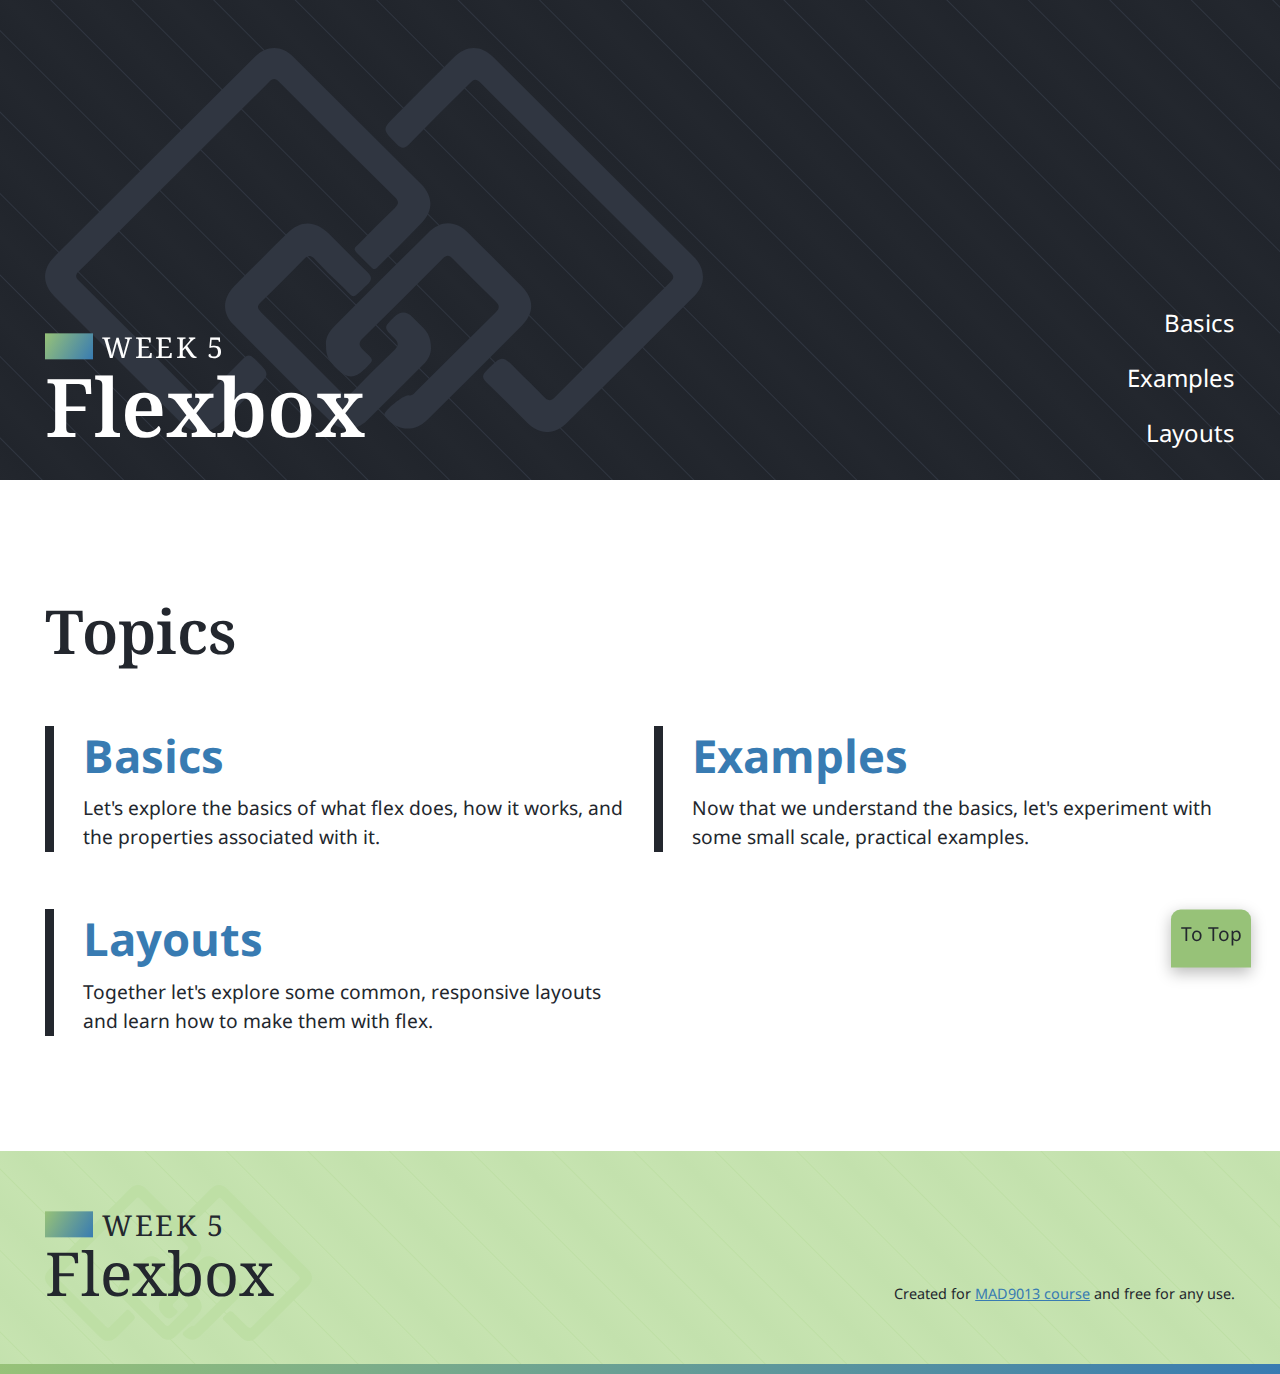
<file: index.html>
<!DOCTYPE html>
<html lang="en">
  <head>
    <!-- Ensures that the text characters are displayed properly -->
    <meta charset="UTF-8" />

    <!-- Properly sizes content across different browser window sizes -->
    <meta name="viewport" content="width=device-width, initial-scale=1.0" />

    <!--
      The site title displayed in the browser tab.
      Also used for Search Engine Optimization (SEO),
      Google results, and accessibility tools/screen readers.
    -->
    <title>W5 - Flexbox</title>

    <!-- Loads custom supporting CSS stylesheet(s) -->
    <link rel="stylesheet" href="./css/main.css" />
    <link rel="stylesheet" href="./css/navbar-flex.css" />

    <!-- Loads Favicon -->
    <link rel="shortcut icon" href="favicon.ico" />
  </head>
  <body id="page">
    <!--
      Accessibility feature that allows users to
      quickly skip to key areas on the page.
    -->
    <ul class="skip-links">
      <li>
        <a class="skip-links__link" href="#nav">Skip to site navigation</a>
      </li>
      <li>
        <a class="skip-links__link" href="#main">Skip to main content</a>
      </li>
    </ul>

    <!--
      Main site header. Features our site logo and navigation.
    -->
    <header class="navbar navbar--tall">
      <div class="container">
        <h1 class="navbar__headline">
          <a href="/" class="navbar__logo">
            <span class="navbar__week">Week 5</span>
            <span class="navbar__title">Flexbox</span>
          </a>
        </h1>
        <button
          class="navbar__toggle"
          aria-label="Click to open mobile navigation"
        >
          <span class="navbar__tog navbar__tog--top"></span>
          <span class="navbar__tog navbar__tog--middle"></span>
          <span class="navbar__tog navbar__tog--bottom"></span>
        </button>
        <nav id="nav" class="navbar__nav">
          <ul class="navbar__list">
            <li>
              <a href="./flex-basics.html" class="navbar__link">Basics</a>
            </li>
            <li>
              <a href="./flex-examples.html" class="navbar__link">Examples</a>
            </li>
            <li>
              <a href="./flex-layouts.html" class="navbar__link">Layouts</a>
            </li>
          </ul>
        </nav>
      </div>
    </header>

    <!--
      The main contains ALL of the content unique to this page.
      Every page MUST have exactly one `main` that is a direct child of `body`.
    -->
    <main id="main">
      <section class="topic-list">
        <div class="container">
          <h2>Topics</h2>
          <ol class="topic-list__list">
            <li>
              <a href="./flex-basics.html" class="topic-list__link">
                <h3 class="topic-list__heading">Basics</h3>
                <p class="topic-list__desc">
                  Let's explore the basics of what flex does, how it works, and
                  the properties associated with it.
                </p>
              </a>
            </li>
            <li>
              <a href="./flex-examples.html" class="topic-list__link">
                <h3 class="topic-list__heading">Examples</h3>
                <p class="topic-list__desc">
                  Now that we understand the basics, let's experiment with some
                  small scale, practical examples.
                </p>
              </a>
            </li>
            <li>
              <a href="./flex-layouts.html" class="topic-list__link">
                <h3 class="topic-list__heading">Layouts</h3>
                <p class="topic-list__desc">
                  Together let's explore some common, responsive layouts and
                  learn how to make them with flex.
                </p>
              </a>
            </li>
          </ol>
        </div>
      </section>
    </main>

    <!--
      Site footer. Contains site logo and legal info.
      
      Could also contain other concluding information such
      as repeating the navigation, contact info, and more.
    -->
    <footer class="footer">
      <div class="container container--grid">
        <div class="footer__column">
          <a href="/" class="footer__logo">
            <span class="footer__week">Week 5</span>
            <span class="footer__title">Flexbox</span>
          </a>
        </div>

        <div class="footer__column footer__column--legal">
          <small>
            Created for
            <a href="https://mad9013.github.io/f2024/">MAD9013 course</a> and
            free for any use.
          </small>
        </div>
      </div>
    </footer>

    <!-- Accessibility feature: return to top button -->
    <a href="#page" class="to-top">To Top</a>

    <!--
      Adds a layer when the mobile navigation is open that
      allows users to click to the side and auto close the nav
    -->
    <div class="click-to-close"></div>

    <!-- Loads custom JavaScript file -->
    <script src="./js/main.js"></script>
  </body>
</html>
</file>
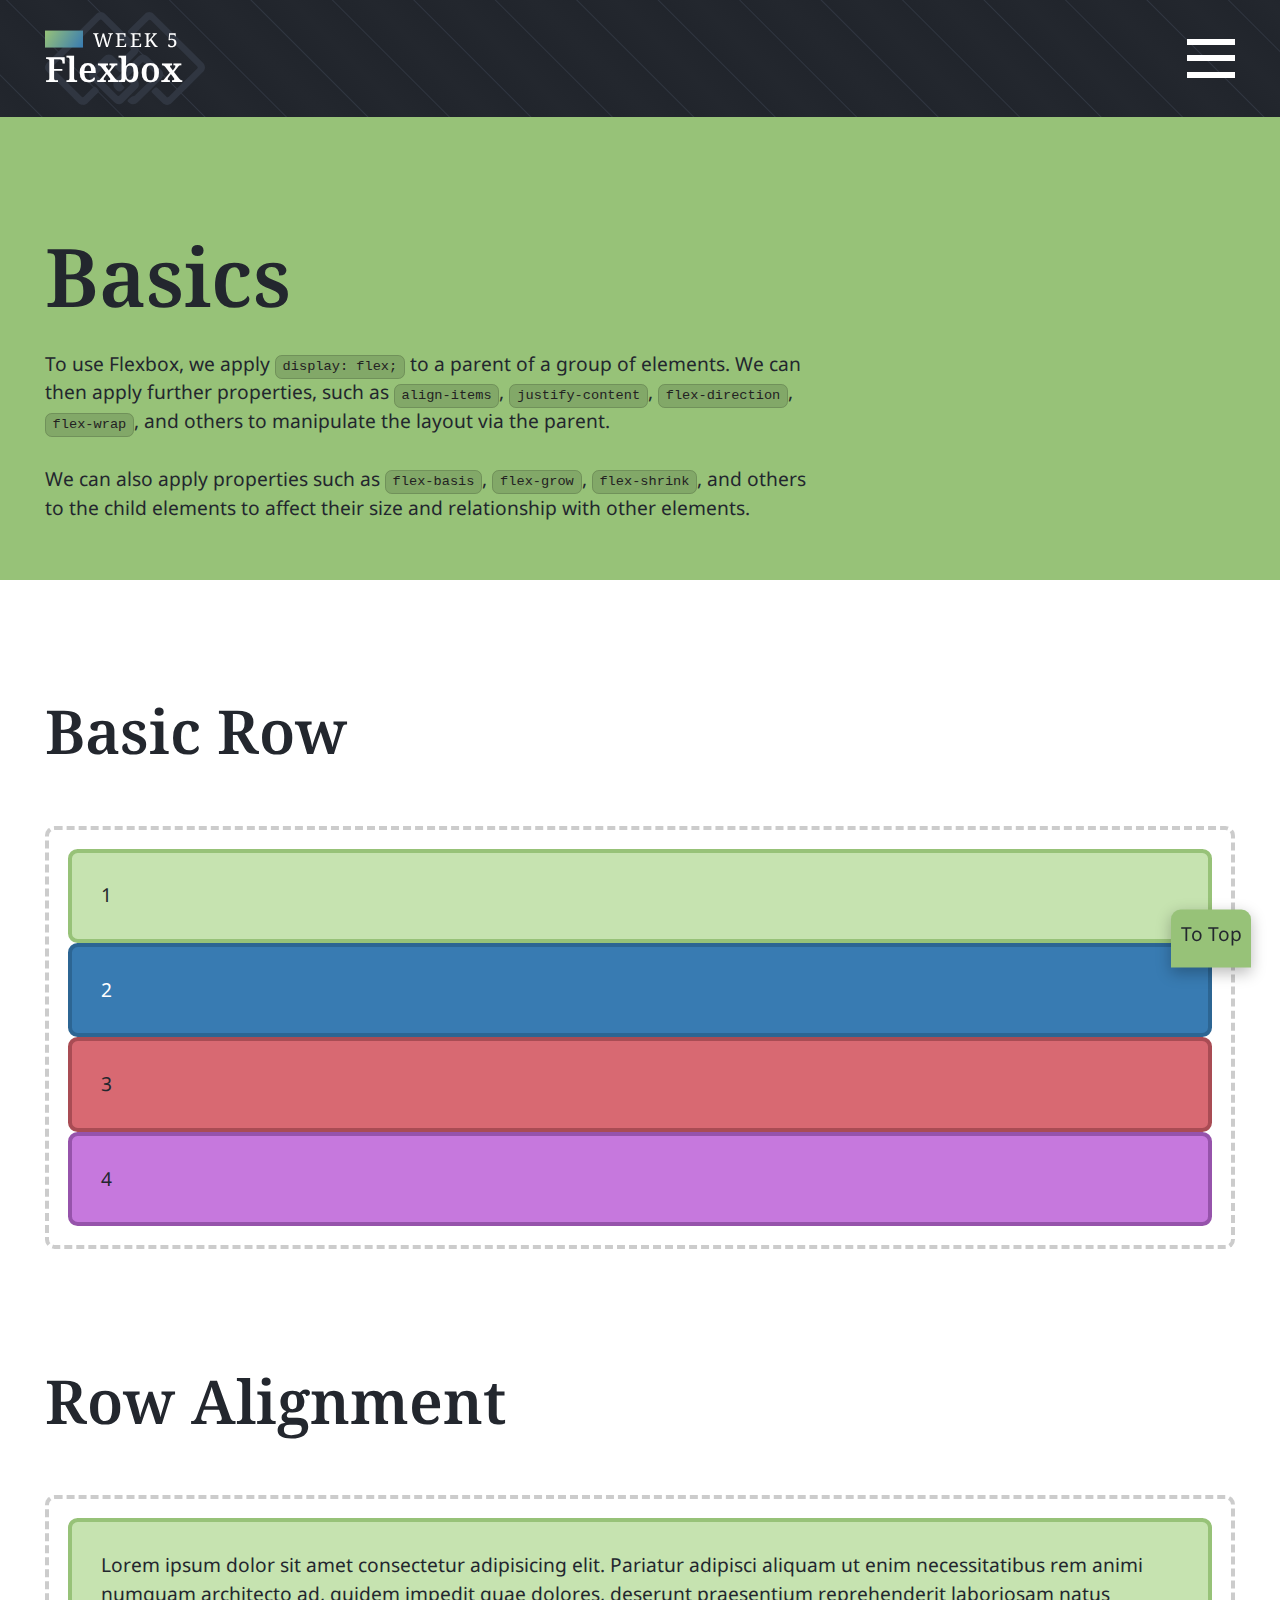
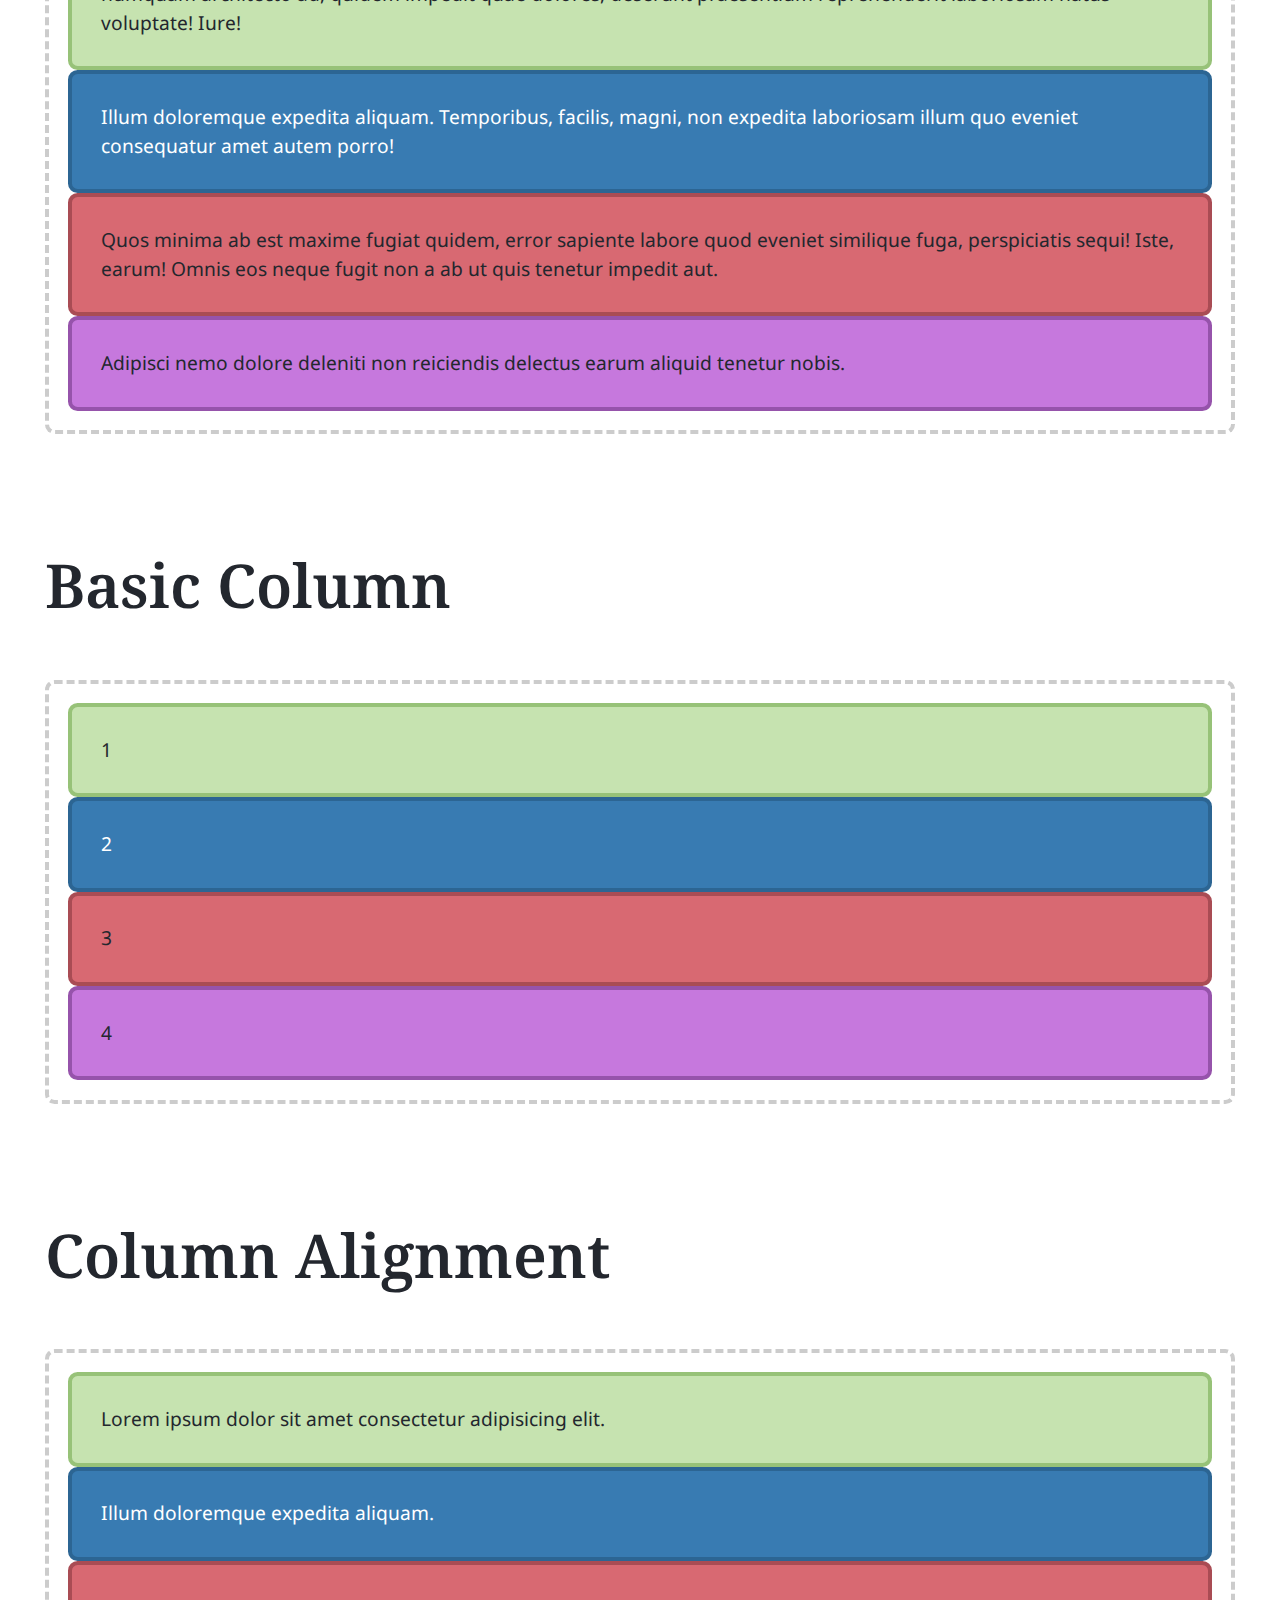
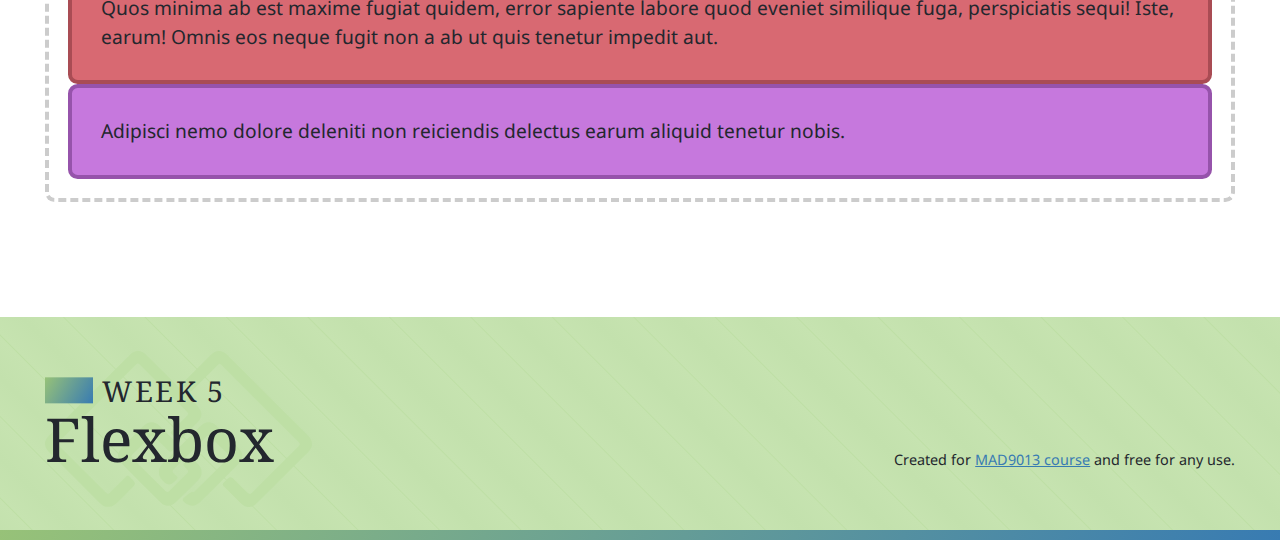
<file: flex-basics.html>
<!DOCTYPE html>
<html lang="en">
  <head>
    <!-- Ensures that the text characters are displayed properly -->
    <meta charset="UTF-8" />

    <!-- Properly sizes content across different browser window sizes -->
    <meta name="viewport" content="width=device-width, initial-scale=1.0" />

    <!--
      The site title displayed in the browser tab.
      Also used for Search Engine Optimization (SEO),
      Google results, and accessibility tools/screen readers.
    -->
    <title>Flex Basics | W5 - Flexbox</title>

    <!-- Loads custom supporting CSS stylesheet(s) -->
    <link rel="stylesheet" href="./css/main.css" />
    <link rel="stylesheet" href="./css/navbar-flex.css" />

    <!-- Loads lesson specific CSS stylesheet -->
    <link rel="stylesheet" href="./css/flex-basics.css" />

    <!-- Loads Favicon -->
    <link rel="shortcut icon" href="favicon.ico" />
  </head>
  <body id="page">
    <!--
      Accessibility feature that allows users to
      quickly skip to key areas on the page.
    -->
    <ul class="skip-links">
      <li>
        <a class="skip-links__link" href="#nav">Skip to site navigation</a>
      </li>
      <li>
        <a class="skip-links__link" href="#main">Skip to main content</a>
      </li>
    </ul>

    <!--
      Main site header. Features our site logo and navigation.
    -->
    <header class="navbar">
      <div class="container">
        <strong class="navbar__headline">
          <a href="/" class="navbar__logo">
            <span class="navbar__week">Week 5</span>
            <span class="navbar__title">Flexbox</span>
          </a>
        </strong>
        <button
          class="navbar__toggle"
          aria-label="Click to open mobile navigation"
        >
          <span class="navbar__tog navbar__tog--top"></span>
          <span class="navbar__tog navbar__tog--middle"></span>
          <span class="navbar__tog navbar__tog--bottom"></span>
        </button>
        <nav id="nav" class="navbar__nav">
          <ul class="navbar__list">
            <li>
              <a
                href="./flex-basics.html"
                class="navbar__link"
                aria-current="page"
              >
                Basics
              </a>
            </li>
            <li>
              <a href="./flex-examples.html" class="navbar__link">Examples</a>
            </li>
            <li>
              <a href="./flex-layouts.html" class="navbar__link">Layouts</a>
            </li>
          </ul>
        </nav>
      </div>
    </header>

    <!--
      The main contains ALL of the content unique to this page.
      Every page MUST have exactly one `main` that is a direct child of `body`.
    -->
    <main id="main">
      <header class="banner">
        <div class="container">
          <div class="container--text">
            <h1 class="banner__headline">Basics</h1>
            <div class="banner__byline">
              <p>
                To use Flexbox, we apply <code>display: flex;</code> to a parent
                of a group of elements. We can then apply further properties,
                such as <code>align-items</code>, <code>justify-content</code>,
                <code>flex-direction</code>, <code>flex-wrap</code>, and others
                to manipulate the layout via the parent.
              </p>
              <p>
                We can also apply properties such as <code>flex-basis</code>,
                <code>flex-grow</code>, <code>flex-shrink</code>, and others to
                the child elements to affect their size and relationship with
                other elements.
              </p>
            </div>
          </div>
        </div>
      </header>

      <!-- 
        ====================================================
        ============== TUTORIAL CONTENT START ==============
        ====================================================
      -->

      <section>
        <div class="container">
          <h2>Basic Row</h2>

          <div class="parent basic-row">
            <div class="flex-item one">1</div>
            <div class="flex-item two">2</div>
            <div class="flex-item three">3</div>
            <div class="flex-item four">4</div>
          </div>
        </div>
      </section>

      <section>
        <div class="container">
          <h2>Row Alignment</h2>

          <div class="parent align-row">
            <div class="flex-item one">
              Lorem ipsum dolor sit amet consectetur adipisicing elit. Pariatur
              adipisci aliquam ut enim necessitatibus rem animi numquam
              architecto ad, quidem impedit quae dolores, deserunt praesentium
              reprehenderit laboriosam natus voluptate! Iure!
            </div>
            <div class="flex-item two">
              Illum doloremque expedita aliquam. Temporibus, facilis, magni, non
              expedita laboriosam illum quo eveniet consequatur amet autem
              porro!
            </div>
            <div class="flex-item three">
              Quos minima ab est maxime fugiat quidem, error sapiente labore
              quod eveniet similique fuga, perspiciatis sequi! Iste, earum!
              Omnis eos neque fugit non a ab ut quis tenetur impedit aut.
            </div>
            <div class="flex-item four">
              Adipisci nemo dolore deleniti non reiciendis delectus earum
              aliquid tenetur nobis.
            </div>
          </div>
        </div>
      </section>

      <section>
        <div class="container">
          <h2>Basic Column</h2>

          <div class="parent basic-col">
            <div class="flex-item one">1</div>
            <div class="flex-item two">2</div>
            <div class="flex-item three">3</div>
            <div class="flex-item four">4</div>
          </div>
        </div>
      </section>

      <section>
        <div class="container">
          <h2>Column Alignment</h2>

          <div class="parent align-col">
            <div class="flex-item one">
              Lorem ipsum dolor sit amet consectetur adipisicing elit.
            </div>
            <div class="flex-item two">Illum doloremque expedita aliquam.</div>
            <div class="flex-item three">
              Quos minima ab est maxime fugiat quidem, error sapiente labore
              quod eveniet similique fuga, perspiciatis sequi! Iste, earum!
              Omnis eos neque fugit non a ab ut quis tenetur impedit aut.
            </div>
            <div class="flex-item four">
              Adipisci nemo dolore deleniti non reiciendis delectus earum
              aliquid tenetur nobis.
            </div>
          </div>
        </div>
      </section>

      <!-- 
        ====================================================
        =============== TUTORIAL CONTENT END ===============
        ====================================================
      -->
    </main>

    <!--
      Site footer. Contains site logo and legal info.
      
      Could also contain other concluding information such
      as repeating the navigation, contact info, and more.
    -->
    <footer class="footer">
      <div class="container container--grid">
        <div class="footer__column">
          <a href="/" class="footer__logo">
            <span class="footer__week">Week 5</span>
            <span class="footer__title">Flexbox</span>
          </a>
        </div>

        <div class="footer__column footer__column--legal">
          <small>
            Created for
            <a href="https://mad9013.github.io/f2024/">MAD9013 course</a> and
            free for any use.
          </small>
        </div>
      </div>
    </footer>

    <!-- Accessibility feature: return to top button -->
    <a href="#page" class="to-top">To Top</a>

    <!--
      Adds a layer when the mobile navigation is open that
      allows users to click to the side and auto close the nav
    -->
    <div class="click-to-close"></div>

    <!-- Loads custom JavaScript file -->
    <script src="./js/main.js"></script>
  </body>
</html>
</file>
<file: css/main.css>
/* CSS Custom Properties AKA Variables */
:root {
  /* Colors */
  --color-primary: #23272e;
  --color-primary--light: #303641;
  --color-primary--dark: #21252c;
  --color-red: #d86972;
  --color-red--dark: #a94c54;
  --color-orange: #bb8b5e;
  --color-green: #97c278;
  --color-green--medium: #bedfa5;
  --color-green--light: #c3e1ad;
  --color-green--lighter: #c6e3b0;
  --color-blue: #387bb2;
  --color-blue--light: #8eb9dd;
  --color-blue--dark: #2c6593;
  --color-purple: #c678dd;
  --color-purple--dark: #9653ab;

  /* Fonts */
  --font-primary: "Noto Sans", sans-serif;
  --font-secondary: "Noto Serif", serif;

  /* Sizing */
  --container: 65em;
  --container--text: 40em;

  /* Standardization */
  --transition: 0.2s;
  --shadow: 0 0.25rem 0.75rem #0004;
  --shadow--large: 0 0.5rem 1.5rem #0004;
  --radius: 0.5em;
}

/*

CSS Reset
Adapted from: https://piccalil.li/blog/a-more-modern-css-reset/

*/

/* Box sizing rules */
*,
*::before,
*::after {
  box-sizing: border-box;
}

/* Prevent font size inflation */
html {
  -moz-text-size-adjust: none;
  -webkit-text-size-adjust: none;
  text-size-adjust: none;
  color: var(--color-primary);
  font-family: var(--font-primary);
  line-height: 1.5;
}

/* Remove default margin in favour of better control in authored CSS */
h1,
h2,
h3,
h4,
h5,
h6,
p,
figure,
blockquote,
ol,
ul,
dl,
dd {
  margin: 0 0 1.5rem;
}

/* Remove list styles on ul, ol elements with a list role, which suggests default styling will be removed */
ul[role="list"],
ol[role="list"] {
  list-style: none;
}

/* Set core body defaults */
body {
  min-height: 100vh;
  margin: 0;
}

/* Set shorter line heights on headings and interactive elements */
h1,
h2,
h3,
h4,
button,
input,
label {
  line-height: 1.1;
}

/* Balance text wrapping on headings */
h1,
h2,
h3,
h4 {
  text-wrap: balance;
}

/* A elements that don't have a class get default styles */
a:not([class]) {
  text-decoration-skip-ink: auto;
  color: var(--color-blue);
  transition: all var(--transition);
}

a:not([class]):hover,
a:not([class]):focus-visible {
  color: var(--color-green);
}

/* Make images easier to work with */
img,
picture,
svg {
  max-width: 100%;
  display: block;
}

svg {
  fill: currentColor;
}

svg:not(:root) {
  overflow: hidden;
}

/* Inherit fonts for inputs and buttons */
input,
button,
textarea,
select {
  font-family: inherit;
  font-size: inherit;
}

/* Make sure textareas without a rows attribute are not tiny */
textarea:not([rows]) {
  min-height: 10em;
}

/* Anything that has been anchored to should have extra scroll margin */
:target {
  scroll-margin-block: 5ex;
}

/* Remove all animations, transitions and smooth scroll for people that prefer not to see them */
@media (prefers-reduced-motion: reduce) {
  html:focus-within {
    scroll-behavior: auto;
  }

  *,
  *::before,
  *::after {
    animation-duration: 0.01ms !important;
    animation-iteration-count: 1 !important;
    transition-duration: 0.01ms !important;
    scroll-behavior: auto !important;
  }
}

/* ---------- Accessibility ---------- */

/* Focus Highlights */
*:focus-visible {
  outline: 0.125rem solid var(--color-blue);
  outline-offset: 0.125rem;
}

/* Skip Links */

.skip-links {
  padding: 0;
  margin: 0;
  list-style-type: none;
}

.skip-links__link {
  position: absolute;
  top: -10rem;
  left: 0.5rem;
  background-color: var(--color-green);
  color: var(--color-primary);
  padding: 0.75rem 1.5rem;
  text-decoration: none;
  border-radius: var(--radius);
}

.skip-links__link:focus {
  top: 0.5rem;
}

/* To Top */

.to-top {
  position: fixed;
  bottom: -0.5rem;
  right: 1.5rem;
  background-color: var(--color-green);
  color: var(--color-primary);
  padding: 0.5rem 0.5rem 1rem;
  border-radius: 0.5rem 0.5rem 0 0;
  text-decoration: none;
  box-shadow: var(--shadow);
  translate: 0 100%;
  transition: translate var(--transition), bottom var(--transition);
}

.to-top.visible {
  translate: 0;
}

.to-top:hover,
.to-top:focus-visible {
  bottom: 0;
  color: #000;
  translate: 0;
}

/* Screen reader only text */

.screen-reader-text,
.srt {
  position: absolute;
  clip-path: polygon(0 0, 0.1% 0, 0.1% 0.1%, 0 0.1%);
}

/* ---------- Typography ---------- */

/* Fonts */

@font-face {
  font-family: "Noto Sans";
  src: url("../fonts/NotoSans-Regular.ttf");
  font-weight: 400;
  font-style: normal;
}

@font-face {
  font-family: "Noto Sans";
  src: url("../fonts/NotoSans-Italic.ttf");
  font-weight: 400;
  font-style: italic;
}

@font-face {
  font-family: "Noto Sans";
  src: url("../fonts/NotoSans-Bold.ttf");
  font-weight: 700;
  font-style: normal;
}

@font-face {
  font-family: "Noto Sans";
  src: url("../fonts/NotoSans-BoldItalic.ttf");
  font-weight: 700;
  font-style: italic;
}

@font-face {
  font-family: "Noto Serif";
  src: url("../fonts/NotoSerif-Regular.ttf");
  font-weight: 400;
  font-style: normal;
}

@font-face {
  font-family: "Noto Serif";
  src: url("../fonts/NotoSerif-Italic.ttf");
  font-weight: 400;
  font-style: italic;
}

@font-face {
  font-family: "Noto Serif";
  src: url("../fonts/NotoSerif-SemiBold.ttf");
  font-weight: 600;
  font-style: normal;
}

@font-face {
  font-family: "Noto Serif";
  src: url("../fonts/NotoSerif-SemiBoldItalic.ttf");
  font-weight: 600;
  font-style: italic;
}

/* Type Hierarchy */

h1,
.heading-1 {
  font-size: 1.802rem;
  font-family: var(--font-secondary);
  line-height: 1.1;
}

h2,
.heading-2 {
  font-size: 1.602rem;
  font-family: var(--font-secondary);
  line-height: 1.2;
}

h3,
.heading-3 {
  font-size: 1.424rem;
  margin-block-end: 0.75rem;
  line-height: 1.3;
  color: var(--color-blue);
}

h4,
.heading-4 {
  font-size: 1.266rem;
  margin-block-end: 0;
  text-transform: uppercase;
}

h5,
.heading-5 {
  font-size: 1.125rem;
  border-block-end: 0.0625rem solid var(--color-blue);
}

h6 {
  font-size: 1rem;
  font-family: var(--font-secondary);
}

small,
.text_small {
  font-size: 0.889rem;
}

@media only screen and (min-width: 45em) {
  html {
    font-size: 110%;
  }

  h1,
  .heading-1 {
    font-size: 3.052rem;
  }

  h2,
  .heading-2 {
    font-size: 2.441rem;
  }

  h3,
  .heading-3 {
    font-size: 1.953rem;
  }

  h4,
  .heading-4 {
    font-size: 1.563rem;
  }

  h5,
  .heading-5 {
    font-size: 1.25rem;
  }

  small,
  .text_small {
    font-size: 0.8rem;
  }
}

@media only screen and (min-width: 60em) {
  html {
    font-size: 120%;
  }

  h1,
  .heading-1 {
    font-size: 4.209rem;
  }

  h2,
  .heading-2 {
    font-size: 3.157rem;
  }

  h3,
  .heading-3 {
    font-size: 2.369rem;
  }

  h4,
  .heading-4 {
    font-size: 1.777rem;
  }

  h5,
  .heading-5 {
    font-size: 1.333rem;
  }

  small,
  .text_small {
    font-size: 0.75rem;
  }
}

/* ---------- Layout ---------- */

/* Containers */

.container {
  width: min(100%, var(--container));
  margin: 0 auto;
  padding-inline: 1.5rem;
}

.container--text {
  width: min(100%, var(--container--text));
}

.container--grid {
  display: grid;
  grid-template-columns: repeat(12, 1fr);
  gap: 1.5rem;
}

.container--grid > * {
  grid-column: 1 / -1;
}

.w-1-4 {
  width: 25%;
}

.w-1-2 {
  width: 50%;
}

.w-3-4 {
  width: 75%;
}

/* Setting default spacing for all section elements */

main > section {
  padding-block-start: 1.5rem;
  padding-block-end: 1.5rem;
}

main > section:first-of-type {
  padding-block-start: 3rem;
  padding-block-end: 1.5rem;
}

main > section:last-of-type {
  padding-block-start: 1.5rem;
  padding-block-end: 3rem;
}

main > section:first-of-type:last-of-type {
  padding-block-start: 3rem;
  padding-block-end: 3rem;
}

main + aside {
  padding-block-start: 3rem;
  padding-block-end: 3rem;
  background-color: var(--color-blue--light);
}

main + aside p:last-child {
  margin: 0;
}

main + aside a:not([class]) {
  color: var(--color-primary);
}

@media only screen and (min-width: 45em) {
  main > section {
    padding-block-start: 2.25rem;
    padding-block-end: 2.25rem;
  }

  main > section:first-of-type {
    padding-block-start: 4.5rem;
    padding-block-end: 2.25rem;
  }

  main > section:last-of-type {
    padding-block-start: 2.25rem;
    padding-block-end: 4.5rem;
  }

  main > section:first-of-type:last-of-type {
    padding-block-start: 4.5rem;
    padding-block-end: 4.5rem;
  }

  main + aside {
    padding-block-start: 4.5rem;
    padding-block-end: 4.5rem;
  }
}

@media only screen and (min-width: 60em) {
  main > section {
    padding-block-start: 3rem;
    padding-block-end: 3rem;
  }

  main > section:first-of-type {
    padding-block-start: 6rem;
    padding-block-end: 3rem;
  }

  main > section:last-of-type {
    padding-block-start: 3rem;
    padding-block-end: 6rem;
  }

  main > section:first-of-type:last-of-type {
    padding-block-start: 6rem;
    padding-block-end: 6rem;
  }

  main + aside {
    padding-block-start: 6rem;
    padding-block-end: 6rem;
  }
}

main > section > .container > h2 {
  margin-block-end: 3rem;
}

main > section > .container > h3 {
  margin-block-start: 3rem;
}

/* ---------- Utility ---------- */

code {
  padding: 0.25em 0.5em;
  color: #222;
  background-color: #0002;
  border: 0.0625em solid #0002;
  border-radius: var(--radius);
  white-space: nowrap;
  font-size: 0.875em;
}

/* ---------- Patterns/Components ---------- */

/* Button */
.btn {
  /* common styles */
  display: inline-block;
  padding: 0.55em 1.5em 0.5em;
  background-color: var(--color-blue);
  border: 0.125rem solid var(--color-blue);
  color: #fff;
  border-radius: var(--radius);
  box-shadow: var(--shadow);
  text-align: center;
  transition: all var(--transition);

  /* link necessary styles */
  text-decoration: none;

  /* button necessary styles */
  cursor: pointer;
  font-family: inherit;
  font-size: inherit;
}

.btn:hover,
.btn:focus {
  background-color: var(--color-blue--dark);
  border-color: var(--color-blue--dark);
  color: #fff;
}

/* Navbar */

.navbar {
  background-color: var(--color-primary);
  background-image: repeating-linear-gradient(
    45deg,
    var(--color-primary),
    var(--color-primary--dark) 1.5rem,
    var(--color-primary--light) 1.55rem,
    var(--color-primary--dark) 1.6rem,
    var(--color-primary) 3rem
  );
  /* background-image: url("../images/logo.svg"),
    repeating-linear-gradient(
      120deg,
      var(--color-primary),
      var(--color-primary--dark) 1.5rem,
      var(--color-primary--light) 1.55rem,
      var(--color-primary--dark) 1.6rem,
      var(--color-primary) 3rem
    );
  background-repeat: no-repeat, repeat;
  background-size: auto 80%, auto;
  background-position: 1.5rem center, center; */
  position: sticky;
  top: 0;
  z-index: 1000;
}

.navbar .container {
  background-image: url("../images/logo-navbar.svg");
  background-repeat: no-repeat;
  background-size: auto 80%;
  background-position: 1.5rem center;
}

.navbar__headline {
  margin: 0;
  display: block;
  font-size: 1.802rem;
  font-family: var(--font-secondary);
  position: relative;
  z-index: 1;
  line-height: 1.1;
}

.navbar__logo {
  display: block;
  color: #fff;
  text-decoration: none;
}

.navbar__week {
  --dash-width: 1.5rem;
  display: block;
  font-size: 1rem;
  font-weight: 400;
  text-transform: uppercase;
  letter-spacing: 0.125rem;
  padding-inline-start: calc(var(--dash-width) + 0.5rem);
  position: relative;
}

.navbar__week::before {
  content: " ";
  position: absolute;
  top: 50%;
  left: 0;
  translate: 0 -50%;
  width: var(--dash-width);
  height: 80%;
  background-image: linear-gradient(
    120deg,
    var(--color-green),
    var(--color-blue)
  );
}

.navbar__toggle {
  width: 2.5rem;
  height: 2rem;
  background-color: transparent;
  border: 0;
  cursor: pointer;
  padding: 0;
  display: inline-flex;
  flex-direction: column;
  justify-content: space-between;
  position: relative;
  z-index: 1;
}

.navbar__tog {
  background-color: #fff;
  display: block;
  width: 100%;
  height: 0.3125rem;
  position: relative;
  transition: top var(--transition), bottom var(--transition),
    transform var(--transition), opacity var(--transition);
}

.navbar__tog--top {
  top: 0;
}
.navbar__tog--bottom {
  bottom: 0;
}

.open .navbar__tog--top {
  top: 50%;
  transform: translate(0, -50%) rotate(45deg);
}

.open .navbar__tog--middle {
  opacity: 0;
}

.open .navbar__tog--bottom {
  bottom: 50%;
  transform: translate(0, 50%) rotate(-45deg);
}

.navbar__nav {
  position: absolute;
  padding: calc(6.08229375rem + 1.5rem) 1.5rem 2rem;
  top: 0;
  right: 0;
  width: 50%;
  height: 100dvh;
  height: 100vh;
  background-color: var(--color-primary);
  box-shadow: var(--shadow--large);
  translate: 100%;
  transition: translate var(--transition);
}

.open .navbar__nav {
  translate: 0;
}

.navbar__nav::after {
  content: " ";
  position: absolute;
  bottom: 0;
  left: 0;
  width: 100%;
  height: 0.5rem;
  background-image: linear-gradient(
    120deg,
    var(--color-green),
    var(--color-blue)
  );
}

.navbar__list {
  padding: 0;
  margin: 0;
  list-style-type: none;
  text-align: right;
  display: grid;
  gap: 1rem;
}

.navbar__link {
  color: #fff;
  font-size: 1.25rem;
  display: inline-block;
  text-decoration-thickness: 0.175rem;
  text-decoration-color: transparent;
  transition: all var(--transition);
}

.navbar__link[aria-current="page"],
.navbar__link:hover,
.navbar__link:focus-visible {
  text-decoration-color: var(--color-green);
}

@media only screen and (min-width: 45em) {
  .navbar__week {
    --dash-width: 2rem;
  }
}

@media only screen and (min-width: 60em) {
  .navbar--tall {
    position: static;
  }

  .navbar--tall .navbar__headline {
    font-size: 4.209rem;
  }

  .navbar--tall .navbar__week {
    --dash-width: 2.5rem;
    font-size: 1.5rem;
  }

  .navbar--tall .navbar__toggle {
    display: none;
  }

  .navbar--tall .navbar__nav {
    position: unset;
    padding: unset;
    top: unset;
    right: unset;
    width: unset;
    height: unset;
    background-color: unset;
    box-shadow: unset;
    translate: unset;
    transition: unset;
    white-space: nowrap;
  }

  .navbar:not(.navbar--tall) .navbar__nav {
    width: 100%;
    translate: 0;
    opacity: 0;
    pointer-events: none;
    transition: opacity var(--transition);
    background: repeating-linear-gradient(
      120deg,
      var(--color-primary),
      var(--color-primary--dark) 1.5rem,
      var(--color-primary--light) 1.55rem,
      var(--color-primary--dark) 1.6rem,
      var(--color-primary) 3rem
    );
  }

  .navbar:not(.navbar--tall).open .navbar__nav {
    opacity: 1;
    pointer-events: all;
  }

  .navbar:not(.navbar--tall) .navbar__list {
    width: min(100%, var(--container));
    margin: 0 auto;
    padding-inline-start: 1.5rem;
    padding-inline-end: 1.5rem;
  }

  .navbar--tall .navbar__nav::after {
    display: none;
  }
}

/* Footer */

.footer {
  background-color: var(--color-green--light);
  background: repeating-linear-gradient(
    45deg,
    var(--color-green--light),
    var(--color-green--lighter) 1.5rem,
    var(--color-green--medium) 1.55rem,
    var(--color-green--lighter) 1.6rem,
    var(--color-green--light) 3rem
  );
  position: relative;
}

.footer::after {
  content: " ";
  position: absolute;
  bottom: 0;
  left: 0;
  width: 100%;
  height: 0.5rem;
  background-image: linear-gradient(
    120deg,
    var(--color-green),
    var(--color-blue)
  );
}

.footer .container {
  background-image: url("../images/logo-footer.svg");
  background-repeat: no-repeat;
  background-size: auto calc(100% - 3.5rem);
  background-position: 1.5rem center;
  padding: 3rem 1.5rem 3.5rem;
}

.footer__logo {
  display: inline-block;
  color: var(--color-primary);
  text-decoration: none;
  font-family: var(--font-secondary);
  font-size: 1.602rem;
  line-height: 1.1;
}

.footer__week {
  --dash-width: 1.5rem;
  display: block;
  font-size: 1rem;
  font-weight: 400;
  text-transform: uppercase;
  letter-spacing: 0.125rem;
  padding-inline-start: calc(var(--dash-width) + 0.5rem);
  position: relative;
}

.footer__week::before {
  content: " ";
  position: absolute;
  top: 50%;
  left: 0;
  translate: 0 -50%;
  width: var(--dash-width);
  height: 80%;
  /* background-color: var(--color-green); */
  background-image: linear-gradient(
    120deg,
    var(--color-green),
    var(--color-blue)
  );
}

@media only screen and (min-width: 45em) {
  .footer .container {
    align-items: end;
  }

  .footer__logo {
    font-size: 2.441rem;
  }

  .footer__week {
    --dash-width: 2rem;
  }

  .footer__column {
    grid-column: span 6;
  }

  .footer__column--legal {
    text-align: right;
  }
}

@media only screen and (min-width: 60em) {
  .footer__logo {
    font-size: 3.157rem;
  }

  .footer__week {
    --dash-width: 2.5rem;
    font-size: 1.5rem;
  }
}

/* Click to close */

.click-to-close {
  position: fixed;
  inset: 0;
  background-color: #000a;
  pointer-events: none;
  opacity: 0;
  transition: opacity var(--transition);
}

.click-to-close.open {
  pointer-events: all;
  opacity: 1;
}

/* Topic List */

.topic-list__list {
  padding: 0;
  margin: 0;
  list-style-type: none;
  display: grid;
  gap: 1.5rem;
}

.topic-list__list li {
  display: flex;
}

.topic-list__link {
  display: block;
  text-decoration: none;
  color: var(--color-primary);
  padding-inline-start: 1.5rem;
  border-inline-start: 0.5rem solid var(--color-primary);
  position: relative;
}

.topic-list__link::before {
  content: " ";
  width: 0.5rem;
  height: 0;
  position: absolute;
  left: -0.5rem;
  top: 0;
  background-image: linear-gradient(
    120deg,
    var(--color-green),
    var(--color-blue)
  );
  transition: height var(--transition);
}

.topic-list__link:hover::before,
.topic-list__link:focus::before {
  height: 100%;
}

.topic-list__heading {
  margin-block-end: 0.5rem;
  text-decoration: underline;
  text-decoration-thickness: 0.25rem;
  text-decoration-color: transparent;
  transition: text-decoration var(--transition);
}

.topic-list__link:hover .topic-list__heading,
.topic-list__link:focus .topic-list__heading {
  text-decoration-color: var(--color-green);
}

.topic-list__desc {
  margin: 0;
}

@media only screen and (min-width: 45em) {
  .topic-list__list {
    grid-template-columns: 1fr 1fr;
    row-gap: 3rem;
    grid-auto-rows: 1fr;
  }
}

/* Banner */

.banner {
  background-color: var(--color-green);
  padding: 6rem 0 1.5rem;
}

.banner__headline {
  margin: 0;
}

.banner__headline:not(:last-child) {
  margin-block-end: 1.5rem;
}

/* Instructor Comment */

.ic {
  margin: 1.5rem 0;
  padding: 1.5rem;
  background-color: var(--color-blue);
  color: #fff;
  border: 0.0625rem solid var(--color-blue--dark);
  display: inline-block;
  border-radius: var(--radius) var(--radius) var(--radius) 0.125rem;
  box-shadow: var(--shadow);
  max-width: 30rem;
}

.ic :last-child {
  margin-block-end: 0;
}

.ic cite {
  font-style: normal;
  font-weight: bold;
  font-family: var(--font-secondary);
}

.ic a {
  color: #fff;
}

.ic a:hover,
.ic a:focus {
  color: #ffffffaa;
}

@media only screen and (min-width: 90em) {
  .ic {
    margin-inline-start: -5rem;
  }
}

/* ---------- Tutorial Helpers ---------- */

/* Box Base */

.box {
  display: inline-flex;
  align-items: center;
  justify-content: center;
  color: var(--color-primary);
  border: 0.25rem solid var(--color-green--lighter);
  background-color: var(--color-green);
  text-transform: uppercase;
  border-radius: var(--radius);
}

/* Parent */
.parent {
  border: 0.25rem dashed #ccc;
  border-radius: 0.5rem;
  padding: 1rem;
}

/* Flex basics */

.flex-item {
  padding: 1.5rem;
  border: 0.25rem solid var(--color-green);
  background-color: var(--color-green--lighter);
  border-radius: var(--radius);
}

.flex-item:nth-child(2) {
  border-color: var(--color-blue--dark);
  background-color: var(--color-blue);
  color: #fff;
}

.flex-item:nth-child(3) {
  border-color: var(--color-red--dark);
  background-color: var(--color-red);
}

.flex-item:nth-child(4) {
  border-color: var(--color-purple--dark);
  background-color: var(--color-purple);
}

/* Flex layouts */

.card {
  display: block;
  width: 100%;
  border-radius: var(--radius);
  overflow: hidden;
  box-shadow: var(--shadow);
  text-decoration: none;
  color: var(--color-primary);
  transition: all var(--transition);
}

.card:hover,
.card:focus-visible {
  box-shadow: var(--shadow--large);
}

.card:hover .btn,
.card:focus-visible .btn {
  background-color: var(--color-blue--dark);
  border-color: var(--color-blue--dark);
  color: #fff;
}

.card__content {
  padding: 1rem;
}

.card__title {
  font-size: 1.266rem;
}
@media only screen and (min-width: 45em) {
  .card__title {
    font-size: 1.563rem;
  }
}

@media only screen and (min-width: 60em) {
  .card__title {
    font-size: 1.777rem;
  }
}
</file>
<file: css/navbar-flex.css>
.navbar .container {
  display: flex;
  justify-content: space-between;
  align-items: center;
  gap: 1.5rem;
  padding-block-start: 1.5rem;
  padding-block-end: 1.5rem;
}

@media only screen and (min-width: 60em) {
  .navbar--tall .container {
    min-height: 25rem;
    align-items: end;
    gap: 3rem;
  }
}
</file>
<file: css/flex-basics.css>
/* - - - - - - - - - - Basic Row - - - - - - - - - - */

.basic-row {
}

.basic-row .one {
}

.basic-row .two {
}

.basic-row .three {
}

.basic-row .four {
}

/* - - - - - - - - - - Row Alignment - - - - - - - - - - */

.align-row {
}

.align-row .one {
}

.align-row .two {
}

.align-row .three {
}

.align-row .four {
}

/* - - - - - - - - - - Basic Col - - - - - - - - - - */

.basic-col {
}

.basic-col .one {
}

.basic-col .two {
}

.basic-col .three {
}

.basic-col .four {
}

/* - - - - - - - - - - Col Alignment - - - - - - - - - - */

.align-col {
}
</file>
